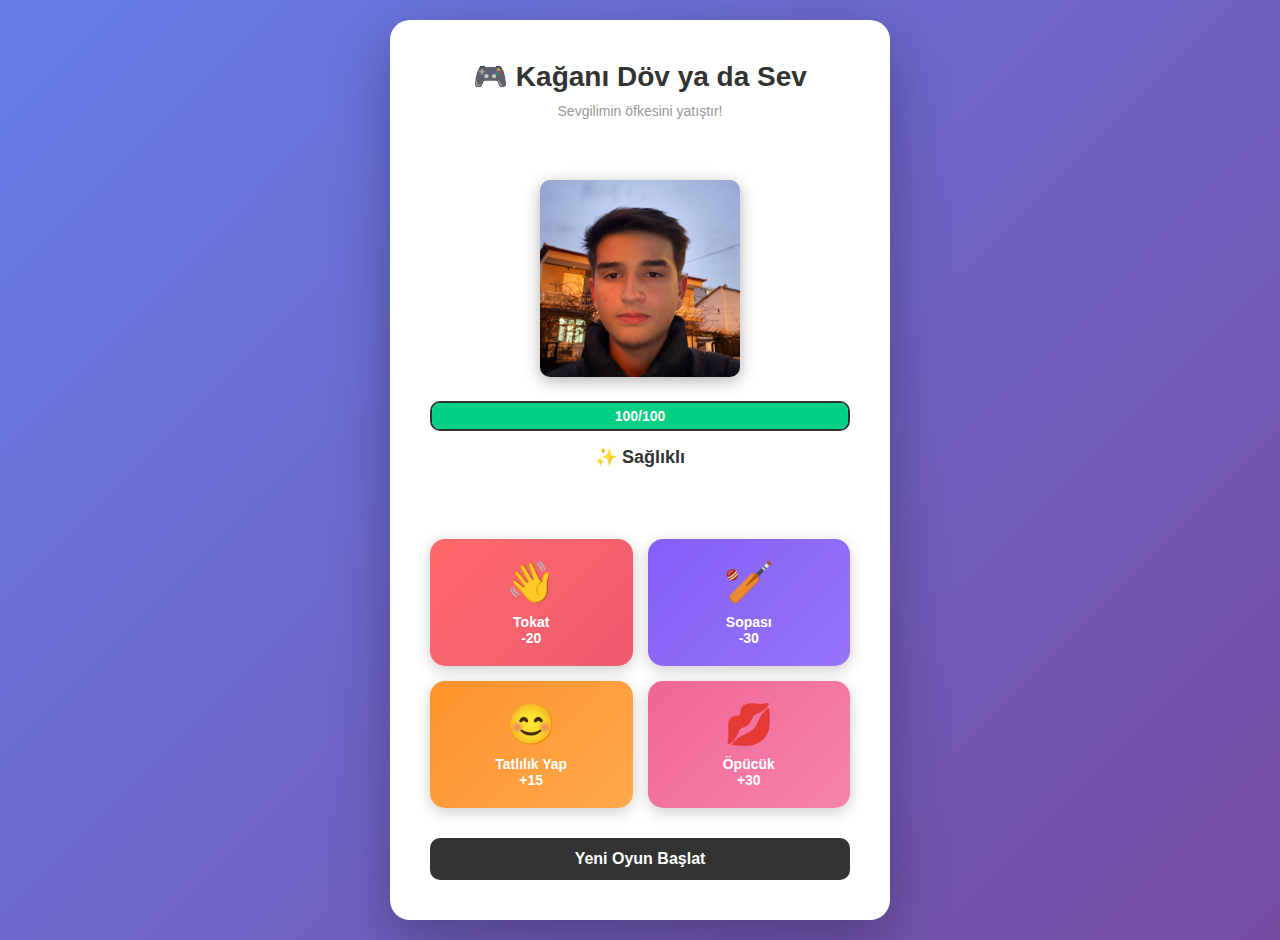
<file: dayak/index.html>
<!DOCTYPE html>
<html lang="tr">
<head>
    <meta charset="UTF-8">
    <meta name="viewport" content="width=device-width, initial-scale=1.0">
    <title>Kağanı Döv ya da Sev</title>
    <style>
        * {
            margin: 0;
            padding: 0;
            box-sizing: border-box;
        }

        body {
            font-family: 'Arial', sans-serif;
            background: linear-gradient(135deg, #667eea 0%, #764ba2 100%);
            display: flex;
            justify-content: center;
            align-items: center;
            min-height: 100vh;
            padding: 20px;
        }

        .container {
            background: white;
            border-radius: 20px;
            padding: 40px;
            box-shadow: 0 20px 60px rgba(0, 0, 0, 0.3);
            max-width: 500px;
            width: 100%;
            text-align: center;
        }

        h1 {
            color: #333;
            margin-bottom: 10px;
            font-size: 28px;
        }

        .subtitle {
            color: #999;
            margin-bottom: 30px;
            font-size: 14px;
        }

        .character-section {
            position: relative;
            margin-bottom: 40px;
            min-height: 350px;
            display: flex;
            flex-direction: column;
            align-items: center;
            justify-content: center;
        }

        .character {
            margin-bottom: 20px;
            display: inline-block;
            transition: filter 0.3s ease;
            filter: hue-rotate(0deg) brightness(1);
        }

        .character img {
            width: 200px;
            height: auto;
            border-radius: 10px;
            filter: drop-shadow(0 4px 8px rgba(0, 0, 0, 0.3));
        }

        .health-bar-container {
            width: 100%;
            background: #e0e0e0;
            border-radius: 10px;
            overflow: hidden;
            margin-bottom: 10px;
            height: 30px;
            border: 2px solid #333;
        }

        .health-bar {
            height: 100%;
            background: linear-gradient(90deg, #00d084, #00d084);
            width: 100%;
            transition: width 0.5s ease, background 0.5s ease;
            display: flex;
            align-items: center;
            justify-content: center;
            color: white;
            font-weight: bold;
            font-size: 14px;
        }

        .health-text {
            color: #333;
            font-size: 18px;
            font-weight: bold;
            margin-top: 5px;
        }

        .effects {
            position: absolute;
            width: 100%;
            height: 200px;
            pointer-events: none;
        }

        .effect-animation {
            position: absolute;
            font-size: 80px;
            animation: floatUp 1s ease-out forwards;
            filter: drop-shadow(2px 2px 4px rgba(0, 0, 0, 0.5));
        }

        @keyframes floatUp {
            0% {
                opacity: 1;
                transform: translateY(0) scale(1);
            }
            100% {
                opacity: 0;
                transform: translateY(-100px) scale(0.5);
            }
        }

        .actions {
            display: grid;
            grid-template-columns: repeat(2, 1fr);
            gap: 15px;
            margin-bottom: 30px;
        }

        .action-btn {
            display: flex;
            flex-direction: column;
            align-items: center;
            justify-content: center;
            padding: 20px;
            border: none;
            border-radius: 15px;
            cursor: pointer;
            font-size: 40px;
            font-weight: bold;
            transition: all 0.3s ease;
            box-shadow: 0 4px 15px rgba(0, 0, 0, 0.2);
        }

        .action-btn:hover {
            transform: translateY(-5px);
            box-shadow: 0 6px 20px rgba(0, 0, 0, 0.3);
        }

        .action-btn:active {
            transform: scale(0.95);
        }

        .action-btn span {
            font-size: 14px;
            margin-top: 8px;
            font-weight: bold;
        }

        .tokat-btn {
            background: linear-gradient(135deg, #ff6b6b, #ee5a6f);
            color: white;
        }

        .sopasi-btn {
            background: linear-gradient(135deg, #845ef7, #9775fa);
            color: white;
        }

        .tatli-btn {
            background: linear-gradient(135deg, #ff922b, #ffa94d);
            color: white;
        }

        .opucuk-btn {
            background: linear-gradient(135deg, #f06595, #f783ac);
            color: white;
        }

        .reset-btn {
            width: 100%;
            padding: 12px;
            border: none;
            border-radius: 10px;
            background: #333;
            color: white;
            font-size: 16px;
            font-weight: bold;
            cursor: pointer;
            transition: all 0.3s ease;
        }

        .reset-btn:hover {
            background: #555;
        }

        .game-over {
            position: fixed;
            top: 0;
            left: 0;
            right: 0;
            bottom: 0;
            background: rgba(0, 0, 0, 0.7);
            display: none;
            align-items: center;
            justify-content: center;
            z-index: 1000;
        }

        .game-over.show {
            display: flex;
        }

        .game-over-content {
            background: white;
            padding: 40px;
            border-radius: 20px;
            text-align: center;
            box-shadow: 0 20px 60px rgba(0, 0, 0, 0.5);
        }

        .game-over-content h2 {
            font-size: 36px;
            margin-bottom: 20px;
            color: #333;
        }

        .game-over-content p {
            font-size: 18px;
            color: #666;
            margin-bottom: 30px;
        }

        /* Bildirim Stilleri */
        .notification {
            position: fixed;
            bottom: 20px;
            right: 20px;
            background: white;
            border-radius: 12px;
            box-shadow: 0 5px 40px rgba(0, 0, 0, 0.25);
            overflow: hidden;
            width: 320px;
            animation: slideIn 0.3s ease-out;
            z-index: 999;
        }

        @keyframes slideIn {
            from {
                transform: translateX(400px);
                opacity: 0;
            }
            to {
                transform: translateX(0);
                opacity: 1;
            }
        }

        @keyframes slideOut {
            from {
                transform: translateX(0);
                opacity: 1;
            }
            to {
                transform: translateX(400px);
                opacity: 0;
            }
        }

        .notification.hidden {
            animation: slideOut 0.3s ease-out forwards;
        }

        .notification-header {
            background: linear-gradient(135deg, #667eea 0%, #764ba2 100%);
            color: white;
            padding: 12px 16px;
            display: flex;
            align-items: center;
            gap: 10px;
            font-weight: bold;
            font-size: 14px;
        }

        .notification-avatar {
            width: 32px;
            height: 32px;
            background: white;
            border-radius: 50%;
            display: flex;
            align-items: center;
            justify-content: center;
            font-size: 18px;
            font-weight: bold;
        }

        .notification-body {
            padding: 12px 16px;
            color: #333;
            font-size: 14px;
            line-height: 1.4;
        }

        .notification-close {
            position: absolute;
            top: 8px;
            right: 8px;
            background: none;
            border: none;
            cursor: pointer;
            font-size: 20px;
            color: white;
            width: 24px;
            height: 24px;
            display: flex;
            align-items: center;
            justify-content: center;
        }
    </style>
</head>
<body>
    <div class="container">
        <h1>🎮 Kağanı Döv ya da Sev</h1>
        <p class="subtitle">Sevgilimin öfkesini yatıştır!</p>

        <div class="character-section">
            <div class="effects" id="effects"></div>
            <div class="character" id="character">
                <img src="/dayak/kagan.jpeg" alt="Kağan">
            </div>
            <div class="health-bar-container">
                <div class="health-bar" id="healthBar" style="width: 100%">
                    <span id="healthText">100/100</span>
                </div>
            </div>
            <div class="health-text" id="statusText">Sağlıklı</div>
        </div>

        <div class="actions">
            <button class="action-btn tokat-btn" onclick="takAction('tokat')">
                👋
                <span>Tokat<br>-20</span>
            </button>
            <button class="action-btn sopasi-btn" onclick="takAction('sopasi')">
                🏏
                <span>Sopası<br>-30</span>
            </button>
            <button class="action-btn tatli-btn" onclick="takAction('tatli')">
                😊
                <span>Tatlılık Yap<br>+15</span>
            </button>
            <button class="action-btn opucuk-btn" onclick="takAction('opucuk')">
                💋
                <span>Öpücük<br>+30</span>
            </button>
        </div>

        <button class="reset-btn" onclick="resetGame()">Yeni Oyun Başlat</button>
    </div>

    <div class="game-over" id="gameOver">
        <div class="game-over-content">
            <h2 id="gameOverTitle">💔 Oyun Bitti!</h2>
            <p id="gameOverMessage">Kağan tamamen yıkıldı!</p>
            <button class="reset-btn" onclick="resetGame()">Tekrar Oyna</button>
        </div>
    </div>

    <script>
        let health = 100;
        const maxHealth = 100;
        let notificationInterval;

        function takAction(action) {
            let damage = 0;
            let heal = 0;
            let emoji = '';
            let sound = '';
            let hueChange = 0;

            switch(action) {
                case 'tokat':
                    damage = 20;
                    emoji = '👋';
                    sound = 'slap';
                    break;
                case 'sopasi':
                    damage = 30;
                    emoji = '💥';
                    sound = 'hit';
                    break;
                case 'tatli':
                    heal = 15;
                    emoji = '😊';
                    sound = 'love';
                    break;
                case 'opucuk':
                    heal = 30;
                    emoji = '💋';
                    sound = 'kiss';
                    break;
            }

            if (damage > 0) {
                health = Math.max(0, health - damage);
                playSound(sound);
            } else if (heal > 0) {
                health = Math.min(maxHealth, health + heal);
                playSound(sound);
            }

            showEffect(emoji);
            updateCharacterColor();
            updateHealthBar();

            if (health === 0) {
                endGame();
            }
        }

        function showEffect(emoji) {
            const effectsContainer = document.getElementById('effects');
            const effect = document.createElement('div');
            effect.className = 'effect-animation';
            effect.textContent = emoji;
            effect.style.left = Math.random() * 80 + 10 + '%';
            effect.style.top = '50%';
            effectsContainer.appendChild(effect);

            setTimeout(() => effect.remove(), 1000);
        }

        function updateCharacterColor() {
            const character = document.getElementById('character');
            if (!character) return;
            
            const percent = health / maxHealth;
            let brightness = 1;
            let hueRotate = 0;

            if (percent <= 1 && percent > 0.75) {
                hueRotate = 0;
                brightness = 1;
            } else if (percent <= 0.75 && percent > 0.5) {
                hueRotate = 30;
                brightness = 1;
            } else if (percent <= 0.5 && percent > 0.25) {
                hueRotate = 0;
                brightness = 0.7;
            } else if (percent <= 0.25 && percent > 0) {
                hueRotate = 0;
                brightness = 0.5;
            }

            character.style.filter = `hue-rotate(${hueRotate}deg) brightness(${brightness})`;
        }

        function updateHealthBar() {
            const healthBar = document.getElementById('healthBar');
            const healthText = document.getElementById('healthText');
            const statusText = document.getElementById('statusText');
            const percent = (health / maxHealth) * 100;

            healthBar.style.width = percent + '%';
            healthText.textContent = health + '/' + maxHealth;

            if (percent > 75) {
                healthBar.style.background = 'linear-gradient(90deg, #00d084, #00d084)';
                statusText.textContent = '✨ Sağlıklı';
            } else if (percent > 50) {
                healthBar.style.background = 'linear-gradient(90deg, #ffd93d, #ffd93d)';
                statusText.textContent = '😐 Biraz canı var';
            } else if (percent > 25) {
                healthBar.style.background = 'linear-gradient(90deg, #ff922b, #ff922b)';
                statusText.textContent = '😤 Çok acı çekiyor';
            } else if (percent > 0) {
                healthBar.style.background = 'linear-gradient(90deg, #ff6b6b, #ff6b6b)';
                statusText.textContent = '😭 Neredeyse bitti!';
            }
        }

        function playSound(type) {
            const audioContext = new (window.AudioContext || window.webkitAudioContext)();
            const now = audioContext.currentTime;

            if (type === 'slap') {
                const osc = audioContext.createOscillator();
                const gain = audioContext.createGain();
                osc.connect(gain);
                gain.connect(audioContext.destination);
                osc.frequency.setValueAtTime(150, now);
                osc.frequency.exponentialRampToValueAtTime(50, now + 0.1);
                gain.gain.setValueAtTime(0.3, now);
                gain.gain.exponentialRampToValueAtTime(0.01, now + 0.1);
                osc.start(now);
                osc.stop(now + 0.1);
            } else if (type === 'hit') {
                const osc = audioContext.createOscillator();
                const gain = audioContext.createGain();
                osc.connect(gain);
                gain.connect(audioContext.destination);
                osc.frequency.setValueAtTime(200, now);
                osc.frequency.exponentialRampToValueAtTime(100, now + 0.15);
                gain.gain.setValueAtTime(0.4, now);
                gain.gain.exponentialRampToValueAtTime(0.01, now + 0.15);
                osc.start(now);
                osc.stop(now + 0.15);
            } else if (type === 'love') {
                const notes = [300, 400, 500];
                notes.forEach((freq, i) => {
                    const osc = audioContext.createOscillator();
                    const gain = audioContext.createGain();
                    osc.connect(gain);
                    gain.connect(audioContext.destination);
                    osc.frequency.value = freq;
                    gain.gain.setValueAtTime(0.15, now + i * 0.1);
                    gain.gain.exponentialRampToValueAtTime(0.01, now + i * 0.1 + 0.1);
                    osc.start(now + i * 0.1);
                    osc.stop(now + i * 0.1 + 0.1);
                });
            } else if (type === 'kiss') {
                const osc = audioContext.createOscillator();
                const gain = audioContext.createGain();
                osc.connect(gain);
                gain.connect(audioContext.destination);
                osc.frequency.setValueAtTime(800, now);
                osc.frequency.exponentialRampToValueAtTime(400, now + 0.2);
                gain.gain.setValueAtTime(0.25, now);
                gain.gain.exponentialRampToValueAtTime(0.01, now + 0.2);
                osc.start(now);
                osc.stop(now + 0.2);
            }
        }

        function endGame() {
            const gameOverElement = document.getElementById('gameOver');
            const statusText = document.getElementById('statusText');
            statusText.textContent = '☠️ Öldü!';
            gameOverElement.classList.add('show');
            clearInterval(notificationInterval);
        }

        function resetGame() {
            health = maxHealth;
            document.getElementById('gameOver').classList.remove('show');
            document.getElementById('character').style.filter = 'hue-rotate(0deg) brightness(1)';
            updateHealthBar();
            updateCharacterColor();
            startNotifications();
        }

        function showNotification() {
            const notification = document.createElement('div');
            notification.className = 'notification';
            notification.innerHTML = `
                <div class="notification-header">
                    <div class="notification-avatar">💬</div>
                    <div>Kağan</div>
                    <button class="notification-close" onclick="this.parentElement.parentElement.remove()">×</button>
                </div>
                <div class="notification-body">
                    Badeye çok aşığım 💕
                </div>
            `;
            
            document.body.appendChild(notification);
            
            setTimeout(() => {
                notification.classList.add('hidden');
                setTimeout(() => notification.remove(), 300);
            }, 5000);
        }

        function startNotifications() {
            clearInterval(notificationInterval);
            notificationInterval = setInterval(() => {
                if (health > 0) {
                    showNotification();
                }
            }, 5000);
        }

        updateHealthBar();
        startNotifications();
    </script>
</body>
</html>
</file>
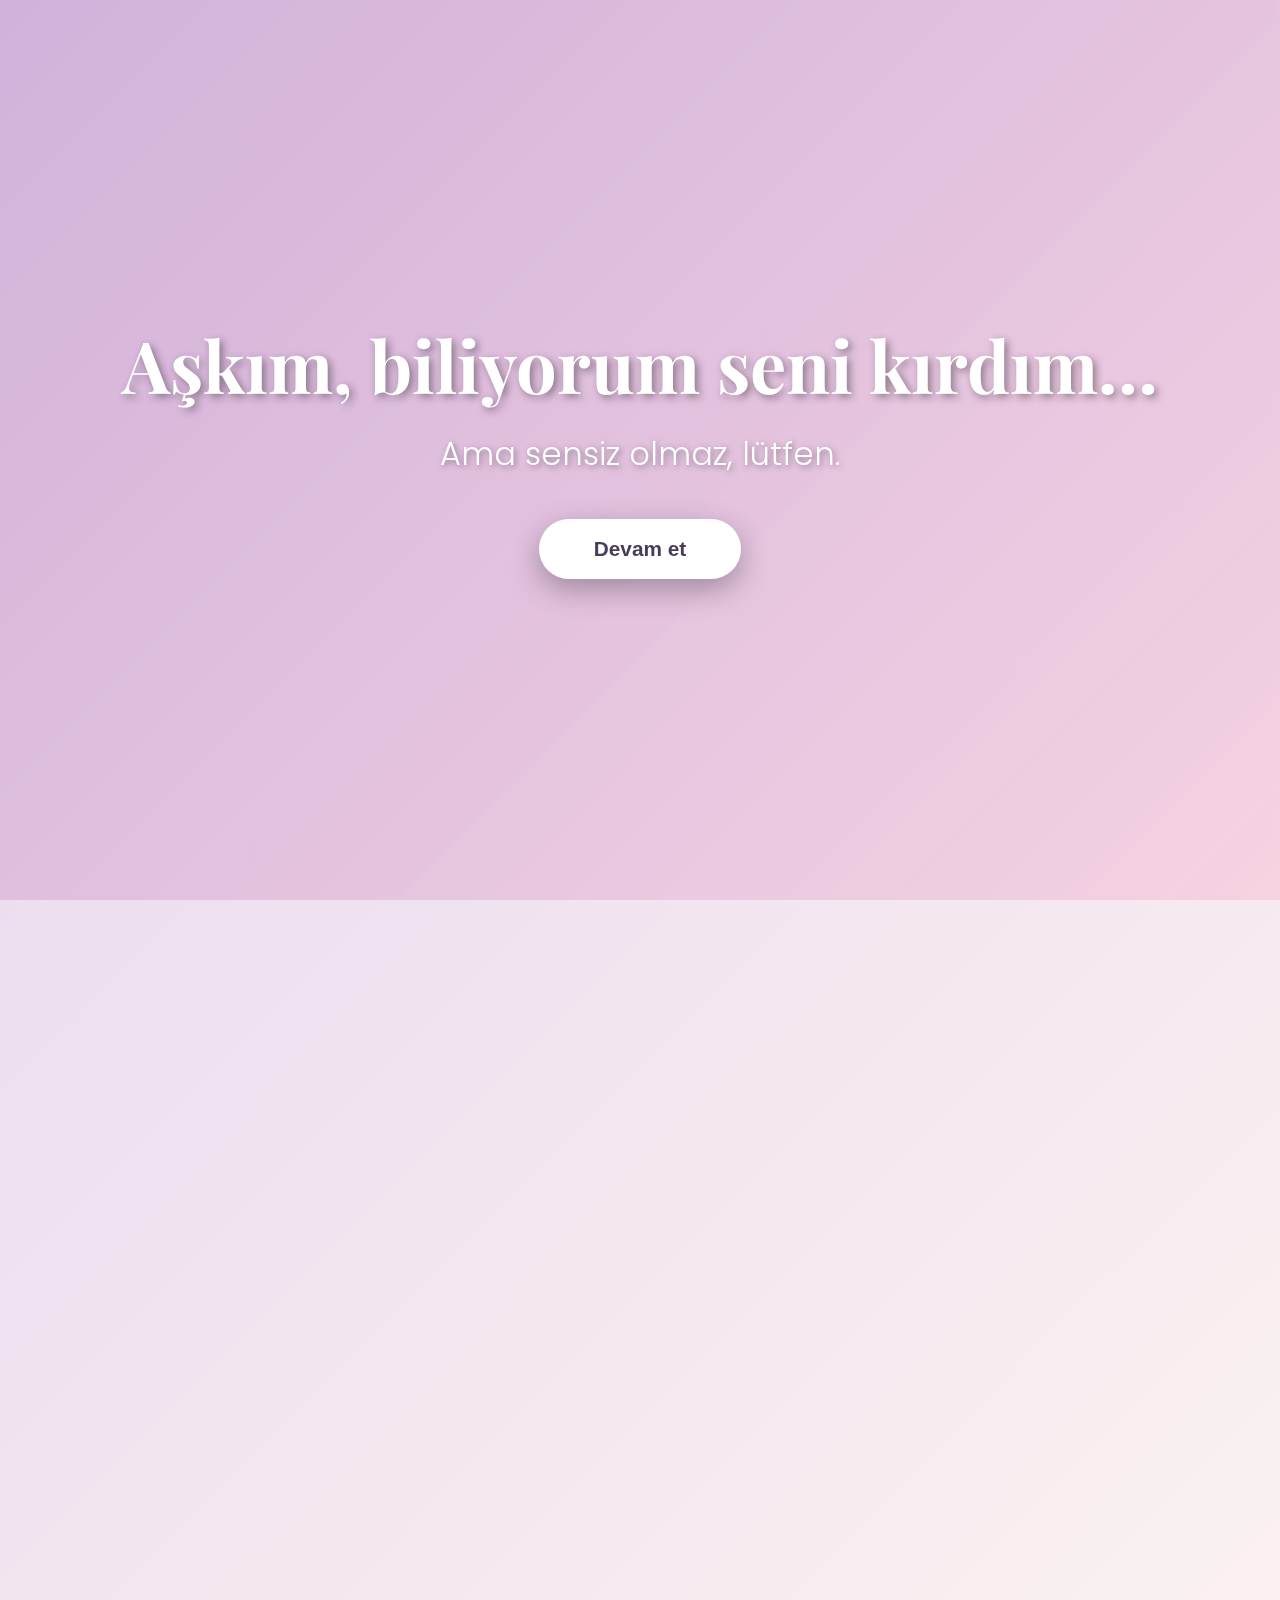
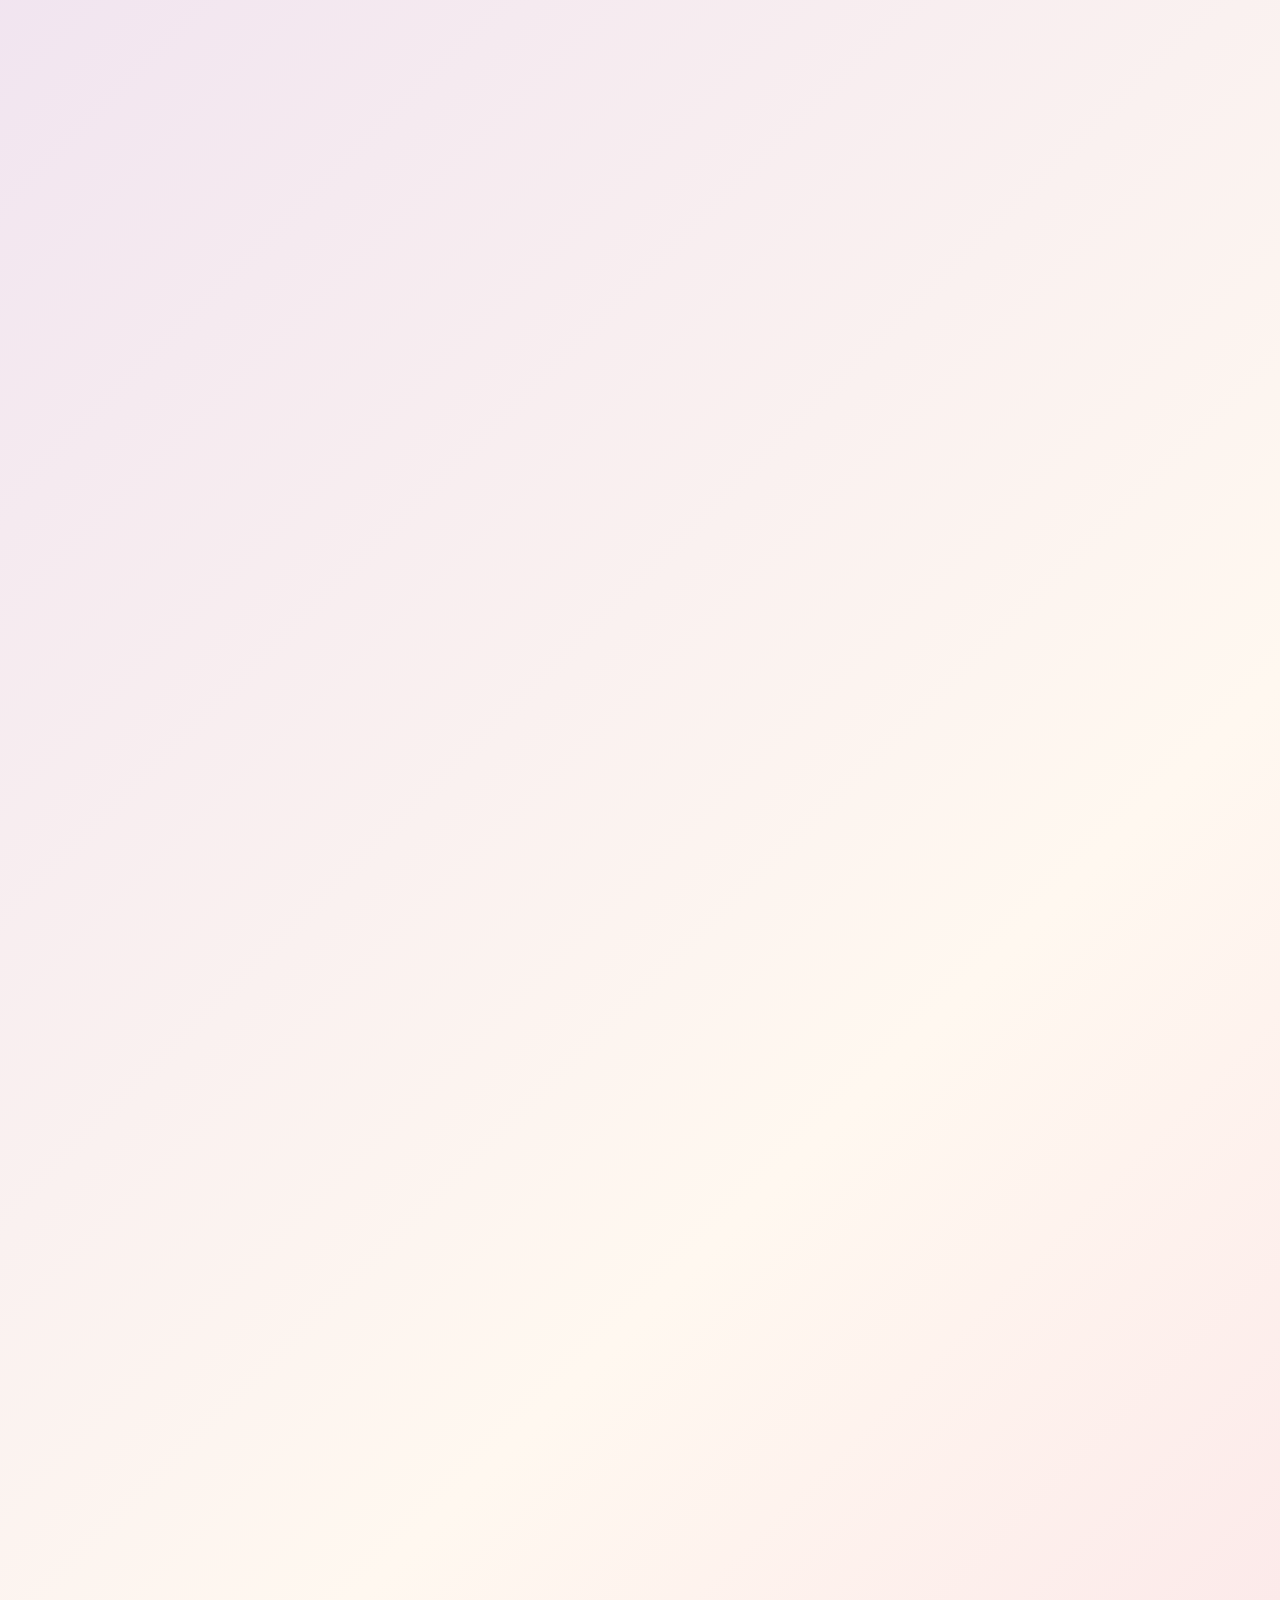
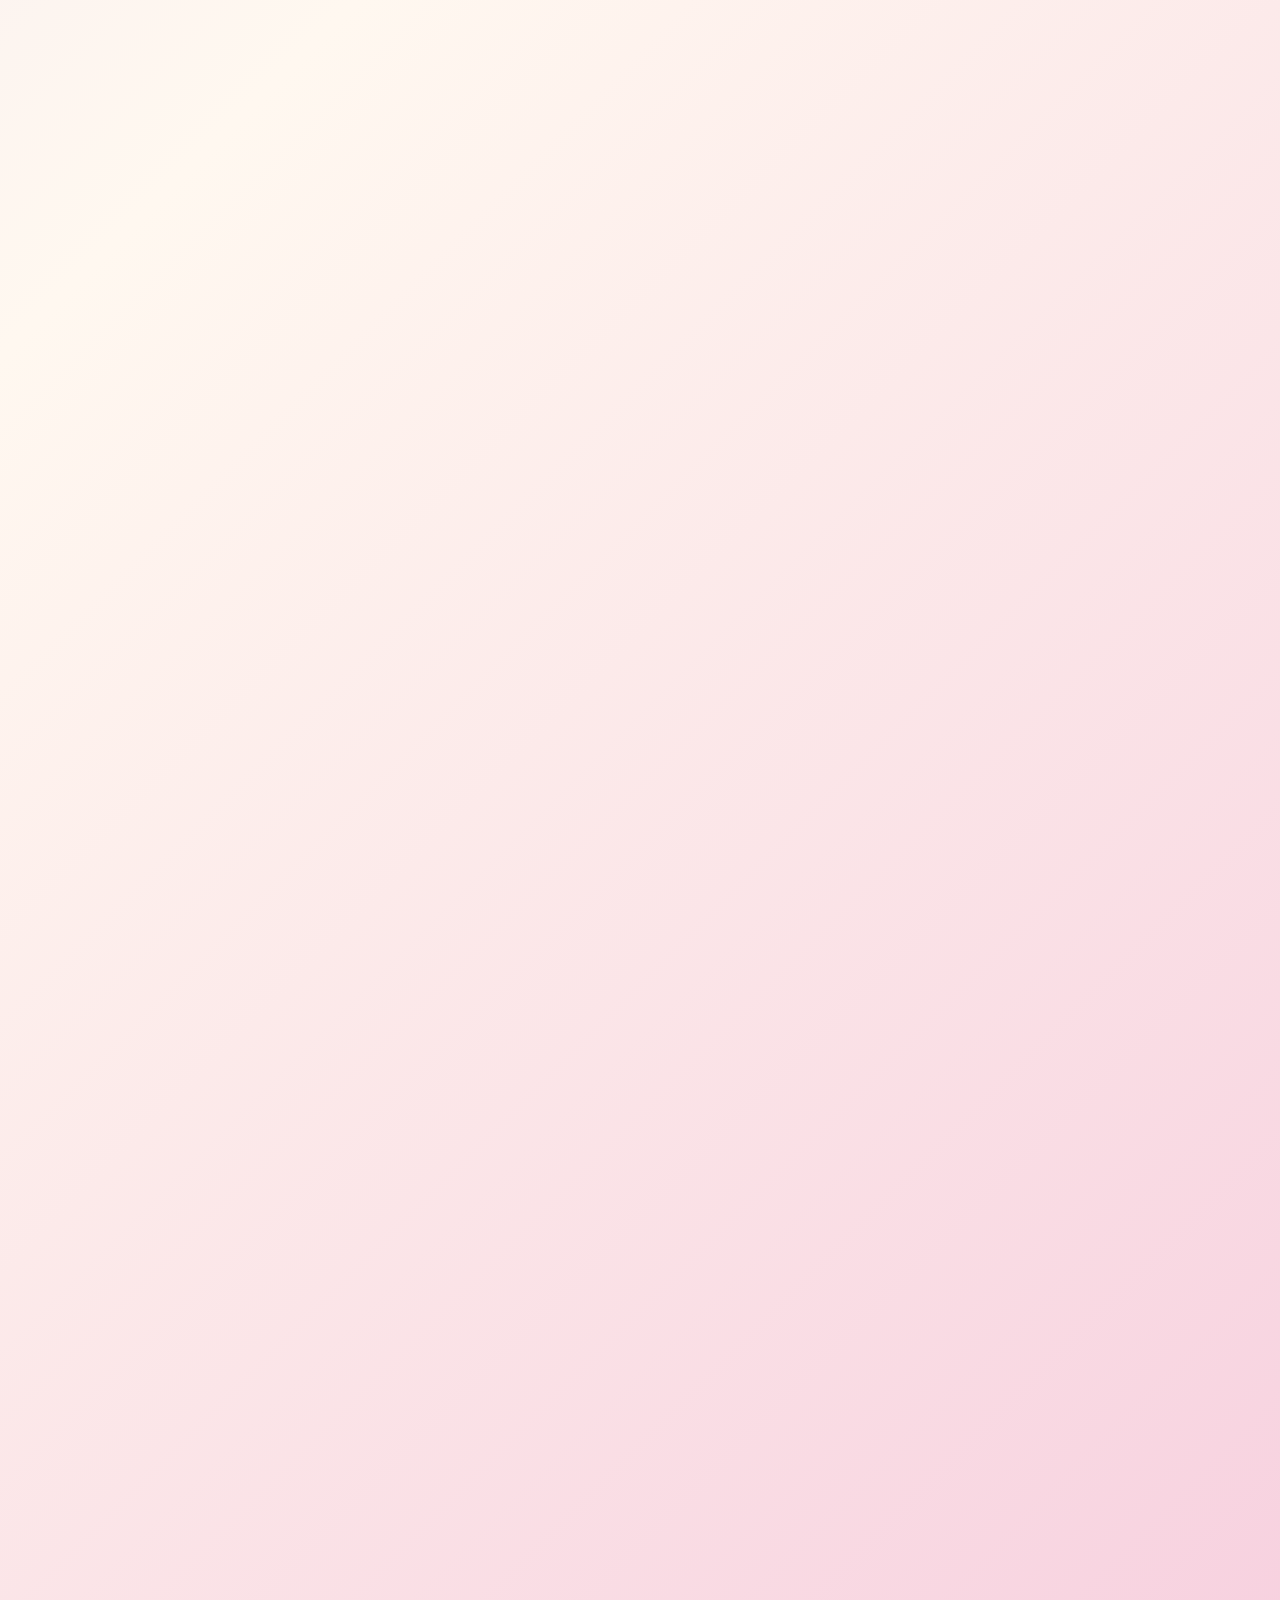
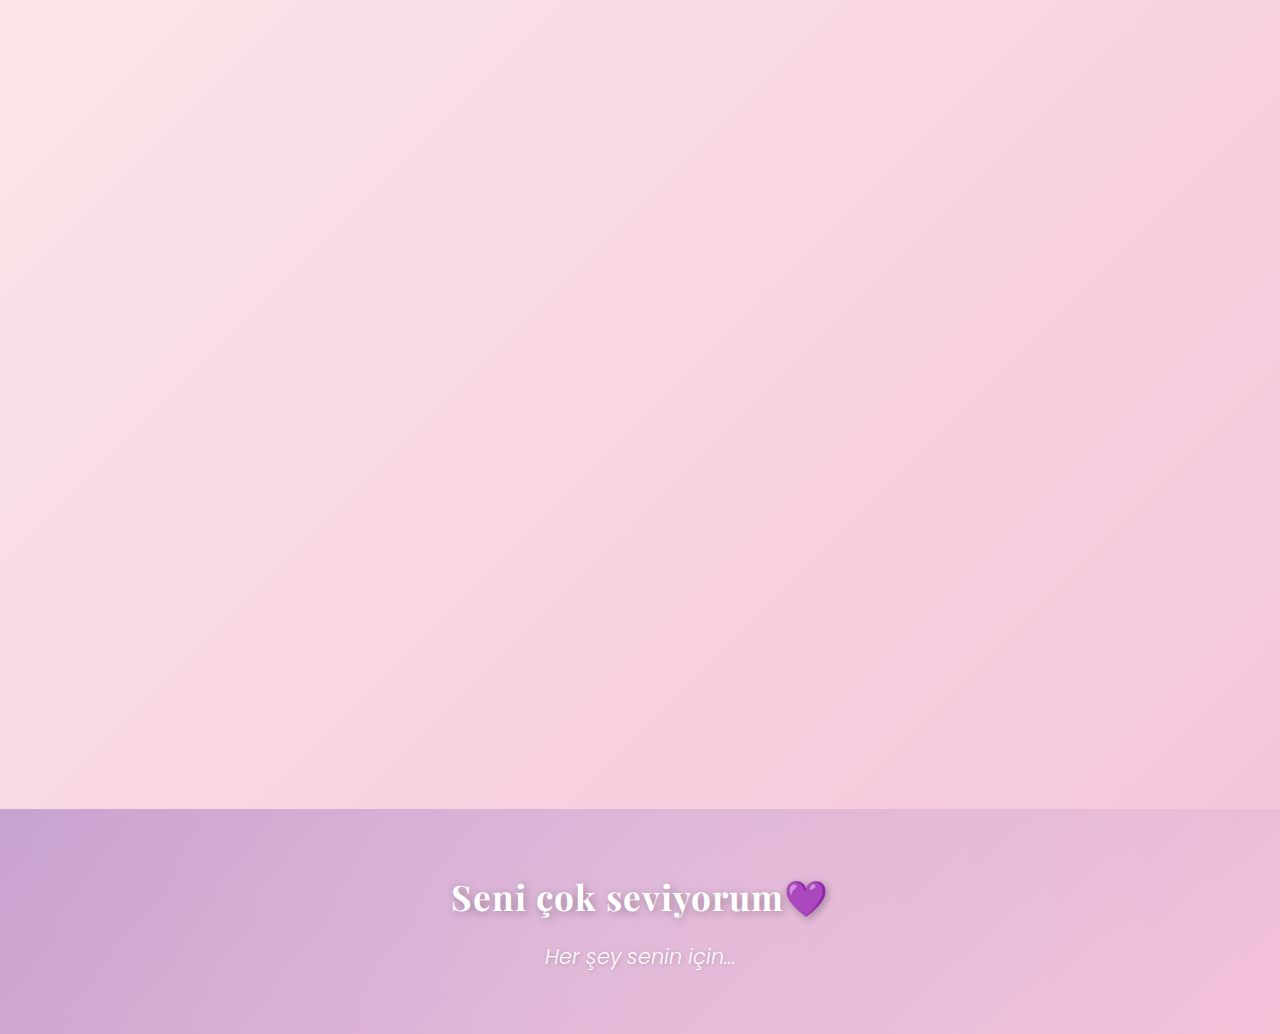
<file: uzgun/index.html>
<!DOCTYPE html>
<html lang="tr">

<head>
    <meta charset="UTF-8">
    <meta name="viewport" content="width=device-width, initial-scale=1.0">
    <title>Bade'ye Özel 💌</title>
    <link rel="stylesheet" href="style.css">
    <link rel="preconnect" href="https://fonts.googleapis.com">
    <link rel="preconnect" href="https://fonts.gstatic.com" crossorigin>
    <link
        href="https://fonts.googleapis.com/css2?family=Poppins:wght@300;400;600&family=Playfair+Display:wght@400;700&display=swap"
        rel="stylesheet">
</head>

<body>

    <!-- 1️⃣ HERO SECTION -->
    <section id="hero" class="hero-section">
        <div class="hero-overlay"></div>
        <div class="hero-content">
            <h1 class="hero-title">Aşkım, biliyorum seni kırdım…</h1>
            <p class="hero-subtitle">Ama sensiz olmaz, lütfen.</p>
            <button class="hero-btn" id="continueBtn">Devam et</button>
        </div>
    </section>

    <!-- 2️⃣ OUR STORY SECTION -->
    <section id="our-story" class="section our-story-section fade-in">
        <div class="container">
            <h2 class="section-title">Hatırlıyor musun aşkım, her şey nasıl başladı…</h2>
            <div class="story-card glass-card">
                <p class="story-text">
                    İlk gördüğüm anı hiç unutamam aşkım. O gün dünyam değişti.
                    Gülüşün, baktığın her şey... sana ilk aşık olduğum gündü yavrum.
                    O günden beri her günümü seninle yaşamak istiyorum.
                </p>
                <div class="story-date">
                    <p class="date-label">Birlikte olduğumuz gün:</p>
                    <p class="date-value">3 Kasım 2025, 00:12</p>
                </div>
                <div class="day-counter">
                    <p id="dayCounter" class="counter-text">Yükleniyor...</p>
                </div>
            </div>
        </div>
    </section>

    <!-- 3️⃣ PHOTO GALLERY -->
    <section id="gallery" class="section gallery-section fade-in">
        <div class="container">
            <h2 class="section-title">Seninle Yaşadıklarımız</h2>
            <div class="gallery-grid">
                <div class="gallery-item">
                    <img src="images/ilkgun.jpeg" alt="Anımız 1"
                        onerror="this.src='https://via.placeholder.com/400x300/FFB6C1/FFFFFF?text=Foto+1'">
                    <div class="gallery-overlay">
                        <p class="gallery-caption">O ilk gün ❤️</p>
                    </div>
                </div>
                <div class="gallery-item">
                    <img src="images/enmutlu.jpeg" alt="Anımız 2"
                        onerror="this.src='https://via.placeholder.com/400x300/FFC0CB/FFFFFF?text=Foto+2'">
                    <div class="gallery-overlay">
                        <p class="gallery-caption">En mutlu olduğum an aşkım 💕</p>
                    </div>
                </div>
                <div class="gallery-item">
                    <img src="images/gulus.jpeg" alt="Anımız 3"
                        onerror="this.src='https://via.placeholder.com/400x300/FFB6C1/FFFFFF?text=Foto+3'">
                    <div class="gallery-overlay">
                        <p class="gallery-caption">Seninle gülmek başka 😊</p>
                    </div>
                </div>
                <div class="gallery-item">
                    <img src="images/heran.jpeg" alt="Anımız 4"
                        onerror="this.src='https://via.placeholder.com/400x300/FFC0CB/FFFFFF?text=Foto+4'">
                    <div class="gallery-overlay">
                        <p class="gallery-caption">Her anımız özel aşkım 💖</p>
                    </div>
                </div>
                <div class="gallery-item">
                    <img src="images/senicok.jpeg" alt="Anımız 5"
                        onerror="this.src='https://via.placeholder.com/400x300/FFB6C1/FFFFFF?text=Foto+5'">
                    <div class="gallery-overlay">
                        <p class="gallery-caption">Seni çok seviyorum 💗</p>
                    </div>
                </div>
                <div class="gallery-item">
                    <img src="images/hepbirl.jpeg" alt="Anımız 6"
                        onerror="this.src='https://via.placeholder.com/400x300/FFC0CB/FFFFFF?text=Foto+6'">
                    <div class="gallery-overlay">
                        <p class="gallery-caption">Hep seninle olmak istiyorum aşkım 💞</p>
                    </div>
                </div>
            </div>
        </div>
    </section>

    <!-- 4️⃣ 10 THINGS I LOVE ABOUT YOU -->
    <section id="love-list" class="section love-section fade-in">
        <div class="container">
            <h2 class="section-title">Sende Neler Sevmiyorum Ki</h2>
            <div class="love-grid">
                <div class="love-card glass-card">
                    <span class="love-number">1</span>
                    <p class="love-text">Gülüşün karşısında erimiyorum aşkım</p>
                    <span class="heart-icon">💖</span>
                </div>
                <div class="love-card glass-card">
                    <span class="love-number">2</span>
                    <p class="love-text">Beni hiç değiştirmeye çalışmıyorsun</p>
                    <span class="heart-icon">💖</span>
                </div>
                <div class="love-card glass-card">
                    <span class="love-number">3</span>
                    <p class="love-text">Yanımdayken dünya umurumda değil aşkım</p>
                    <span class="heart-icon">💖</span>
                </div>
                <div class="love-card glass-card">
                    <span class="love-number">4</span>
                    <p class="love-text">Baktığında içim ısınıyor</p>
                    <span class="heart-icon">💖</span>
                </div>
                <div class="love-card glass-card">
                    <span class="love-number">5</span>
                    <p class="love-text">Beni gerçekten dinliyorsun aşkım</p>
                    <span class="heart-icon">💖</span>
                </div>
                <div class="love-card glass-card">
                    <span class="love-number">6</span>
                    <p class="love-text">Kalbin çok temiz</p>
                    <span class="heart-icon">💖</span>
                </div>
                <div class="love-card glass-card">
                    <span class="love-number">7</span>
                    <p class="love-text">Seninle daha iyi biri oluyorum aşkım</p>
                    <span class="heart-icon">💖</span>
                </div>
                <div class="love-card glass-card">
                    <span class="love-number">8</span>
                    <p class="love-text">Basit şeylere sevinmen çok tatlı</p>
                    <span class="heart-icon">💖</span>
                </div>
                <div class="love-card glass-card">
                    <span class="love-number">9</span>
                    <p class="love-text">Seninleyken huzur buluyorum aşkım</p>
                    <span class="heart-icon">💖</span>
                </div>
                <div class="love-card glass-card">
                    <span class="love-number">10</span>
                    <p class="love-text">Olduğun gibi mükemmelsin ❤️</p>
                    <span class="heart-icon">💖</span>
                </div>
            </div>
        </div>
    </section>

    <!-- 5️⃣ APOLOGY SECTION -->
    <section id="apology" class="section apology-section fade-in">
        <div class="container">
            <div class="apology-card glass-card">
                <h2 class="apology-title">Biliyorum, hata bende.</h2>
                <p class="apology-text">Seni incitmek istemedim aşkım, yemin ederim.</p>
                <p class="apology-text">Sen benim her şeyimsin.</p>
                <p class="apology-footer">
                    Aşkım, seninle geçen her saniye benim için çok kıymetli.
                    Bazen konuşurken sakar davranıyorum, bazen yanlış şeyler söylüyorum,
                    ama seni ne kadar sevdiğimi bilmeni istiyorum. Hiç değişmeyecek bu.
                </p>
            </div>
        </div>
    </section>

    <!-- 6️⃣ FINAL QUESTION SECTION -->
    <section id="final-question" class="section question-section fade-in">
        <div class="container">
            <h2 class="question-title">Beni bağışlar mısın yavrum?</h2>
            <div class="button-container">
                <button class="yes-btn" id="yesBtn">Evet 💕</button>
                <button class="no-btn" id="noBtn">Hayır</button>
            </div>
            <div id="thankYouMessage" class="thank-you-message hidden">
                <p class="thank-you-text">
                    Çok teşekkür ederim aşkım… söz veriyorum bir daha seni üzmeyeceğim. ❤️
                </p>
            </div>
        </div>
        <!-- Heart particles container -->
        <div id="heartParticles" class="heart-particles"></div>
    </section>

    <!-- FOOTER -->
    <footer class="footer">
        <p class="footer-text">Seni çok seviyorum💜</p>
        <p class="footer-subtitle">Her şey senin için...</p>
    </footer>

    <script src="script.js"></script>
</body>

</html>
</file>
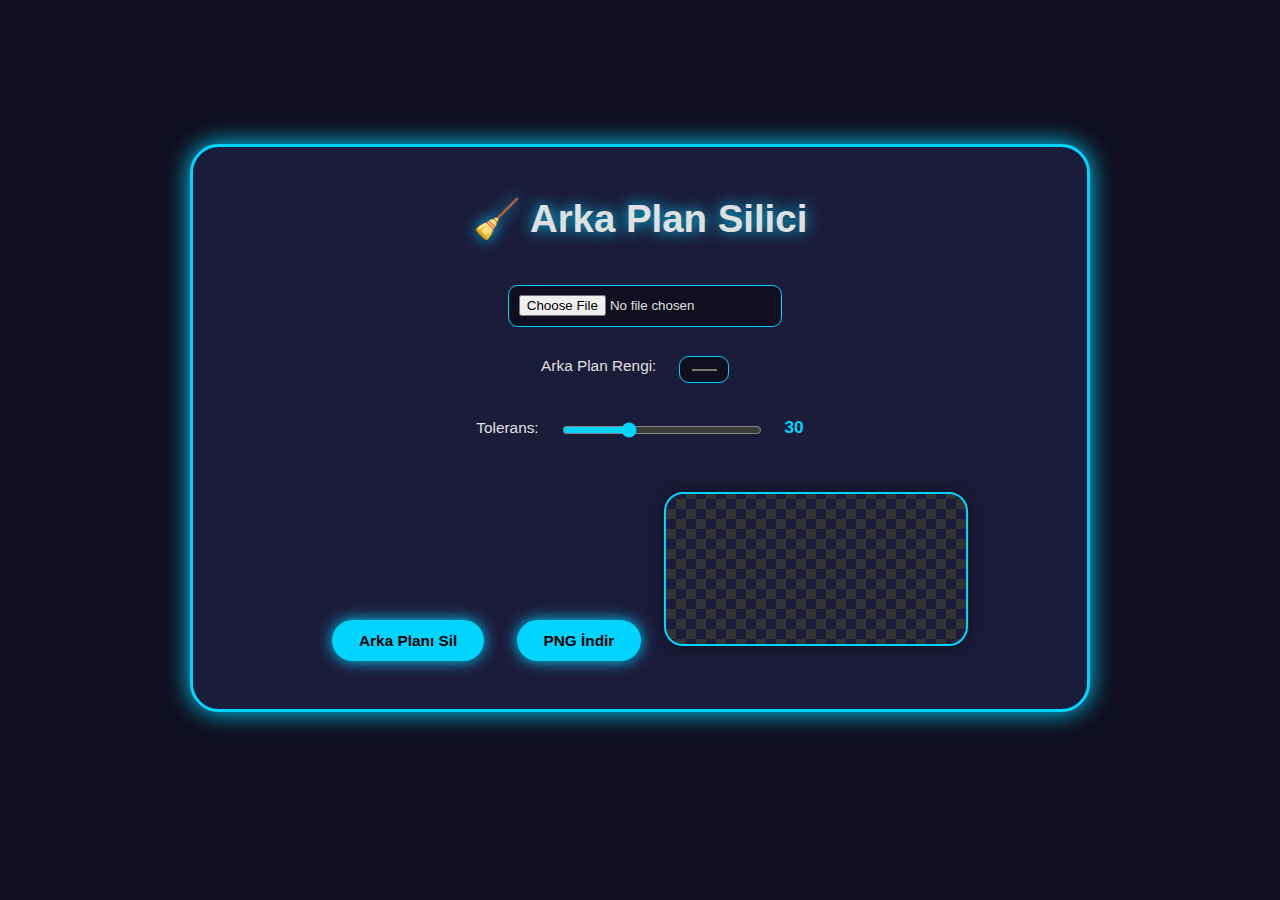
<file: arkaplansilici.html>
<!DOCTYPE html>
<html lang="tr">

<head>
       <meta charset="UTF-8">
       <title>Basit Arka Plan Silici</title>
       <link rel="shortcut icon" href="img/kagan.ico" type="image/x-icon">
       <style>
              * {
                     margin: 0;
                     padding: 0;
                     box-sizing: border-box;
                     text-decoration: none;
                     border: none;
                     outline: none;
                     scroll-behavior: smooth;
                     font-family: "Poppins", sans-serif;
              }

              :root {
                     --bg-color: #0f0f1f;
                     --second-bg-color: #1b1b3a;
                     --text-color: #e0e0e0;
                     --main-color: #00d4ff;
                     --bg2-color: #101820;
                     --second2-bg-color: #1a2735;
                     --text2-color: #f1f1f1;
                     --main2-color: #00ffa6;
              }

              html {
                     font-size: 60%;
                     overflow-x: hidden;
              }

              body {
                     background-color: var(--bg-color);
                     color: var(--text-color);
                     font-family: "Poppins", sans-serif;
                     padding: 10rem 12%;
              }

              /* Ana Konteynır - Sitedeki Kart Stili */
              .container {
                     max-width: 900px;
                     margin: 5rem auto;
                     background: var(--second-bg-color);
                     padding: 4rem;
                     border-radius: 3rem;
                     border: 3px solid var(--main-color);
                     box-shadow: 0 0 25px var(--main-color);
                     text-align: center;
              }

              h1 {
                     font-size: 4rem;
                     font-weight: 800;
                     margin-bottom: 3rem;
                     text-shadow: 0 0 15px var(--main-color);
              }

              /* Canvas Alanı - Şeffaf Dama Tahtası Deseni */
              canvas {
                     max-width: 100%;
                     border-radius: 2rem;
                     margin-top: 3rem;
                     border: 2px solid var(--main-color);
                     background: repeating-conic-gradient(#333 0% 25%, #1b1b3a 0% 50%) 50% / 20px 20px;
                     box-shadow: 0 0 15px rgba(0, 0, 0, 0.5);
              }

              /* Giriş Elemanları (Dosya Seçici, Color Picker) */
              input[type="file"],
              input[type="color"],
              input[type="range"] {
                     background: var(--bg-color);
                     border: 1px solid var(--main-color);
                     border-radius: 1rem;
                     padding: 1rem;
                     color: var(--text-color);
                     margin: 1.5rem 1rem;
              }

              label {
                     font-size: 1.6rem;
                     font-weight: 500;
                     color: var(--text-color);
              }

              #tolValue {
                     font-size: 1.8rem;
                     color: var(--main-color);
                     font-weight: bold;
              }

              /* Butonlar - Sitedeki .btn Stili */
              button {
                     display: inline-block;
                     padding: 1.2rem 2.8rem;
                     margin: 1rem;
                     box-shadow: 0 0 15px var(--main-color);
                     color: black;
                     background-color: var(--main-color);
                     border-radius: 4rem;
                     font-size: 1.6rem;
                     font-weight: 600;
                     cursor: pointer;
                     transition: 0.3s ease-in-out;
                     border: none;
              }

              button:hover {
                     transform: scale(1.05);
                     box-shadow: 0 0 30px var(--main-color);
                     background-color: #fff;
                     /* Hoverda beyaza dönen stil */
              }

              /* Range (Tolerans) Kaydırıcı Özelleştirme */
              input[type="range"] {
                     accent-color: var(--main-color);
                     width: 200px;
                     vertical-align: middle;
              }

              /* Mobil Uyumluluk */
              @media (max-width: 768px) {
                     body {
                            padding: 5rem 5%;
                     }

                     .container {
                            padding: 2rem;
                     }

                     h1 {
                            font-size: 3rem;
                     }

                     button {
                            width: 100%;
                            margin: 1rem 0;
                     }
              }
       </style>
</head>

<body>

       <div class="container">
                  <h1>🧹 Arka Plan Silici</h1>

                  <input type="file" id="imageInput" accept="image/*"><br>

                  <label>Arka Plan Rengi:</label>
                  <input type="color" id="bgColor" value="#ffffff">

                  <br>
                  <label>Tolerans:</label>
                  <input type="range" id="tolerance" min="0" max="100" value="30">
                  <span id="tolValue">30</span>

                  <br>
                  <button onclick="removeBackground()">Arka Planı Sil</button>
                  <button onclick="downloadImage()">PNG İndir</button>

                  <canvas id="canvas"></canvas>
       </div>

       <script>
              const canvas = document.getElementById("canvas");
              const ctx = canvas.getContext("2d");
              const img = new Image();

              document.getElementById("imageInput").addEventListener("change", e => {
                     const file = e.target.files[0];
                     if (!file) return;

                     const reader = new FileReader();
                     reader.onload = () => img.src = reader.result;
                     reader.readAsDataURL(file);
              });

              img.onload = () => {
                     canvas.width = img.width;
                     canvas.height = img.height;
                     ctx.drawImage(img, 0, 0);
              };

              document.getElementById("tolerance").addEventListener("input", e => {
                     document.getElementById("tolValue").innerText = e.target.value;
              });

              function hexToRgb(hex) {
                     hex = hex.replace("#", "");
                     return {
                            r: parseInt(hex.substring(0, 2), 16),
                            g: parseInt(hex.substring(2, 4), 16),
                            b: parseInt(hex.substring(4, 6), 16)
                     };
              }

              function removeBackground() {
                     const bgColor = hexToRgb(document.getElementById("bgColor").value);
                     const tolerance = parseInt(document.getElementById("tolerance").value);

                     const imageData = ctx.getImageData(0, 0, canvas.width, canvas.height);
                     const data = imageData.data;

                     for (let i = 0; i < data.length; i += 4) {
                            const r = data[i];
                            const g = data[i + 1];
                            const b = data[i + 2];

                            const diff =
                                   Math.abs(r - bgColor.r) +
                                   Math.abs(g - bgColor.g) +
                                   Math.abs(b - bgColor.b);

                            if (diff < tolerance * 3) {
                                   data[i + 3] = 0; // alpha → şeffaf
                            }
                     }

                     ctx.putImageData(imageData, 0, 0);
              }

              function downloadImage() {
                     const link = document.createElement("a");
                     link.download = "arka_plani_silinmis.png";
                     link.href = canvas.toDataURL("image/png");
                     link.click();
              }
       </script>

</body>

</html>
</file>
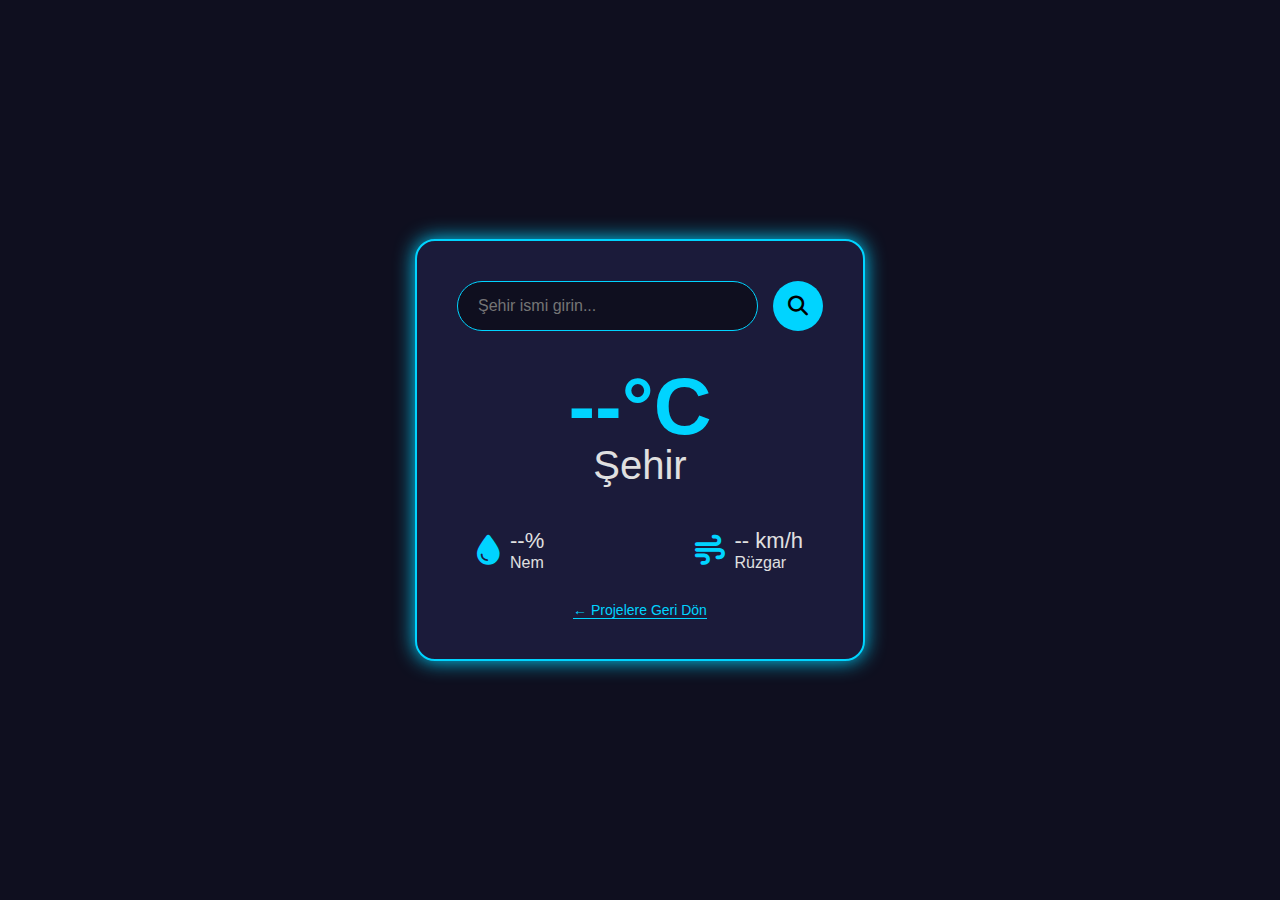
<file: havadurumu.html>
<!DOCTYPE html>
<html lang="tr">
<head>
    <meta charset="UTF-8">
    <meta name="viewport" content="width=device-width, initial-scale=1.0">
    <title>Hava Durumu Uygulaması</title>
    <link rel="shortcut icon" href="img/kagan.ico" type="image/x-icon">
    <link rel="stylesheet" href="https://cdnjs.cloudflare.com/ajax/libs/font-awesome/6.4.0/css/all.min.css">
    <style>
        :root {
            --bg-color: #0f0f1f;
            --second-bg-color: #1b1b3a;
            --text-color: #e0e0e0;
            --main-color: #00d4ff;
        }

        * {
            margin: 0;
            padding: 0;
            box-sizing: border-box;
            font-family: 'Poppins', sans-serif;
        }

        body {
            background-color: var(--bg-color);
            color: var(--text-color);
            display: flex;
            justify-content: center;
            align-items: center;
            min-height: 100vh;
        }

        .weather-card {
            width: 90%;
            max-width: 450px;
            background: var(--second-bg-color);
            padding: 40px;
            border-radius: 20px;
            border: 2px solid var(--main-color);
            box-shadow: 0 0 20px var(--main-color);
            text-align: center;
        }

        .search {
            width: 100%;
            display: flex;
            align-items: center;
            justify-content: space-between;
            gap: 15px;
            margin-bottom: 30px;
        }

        .search input {
            border: 1px solid var(--main-color);
            outline: 0;
            background: var(--bg-color);
            color: var(--text-color);
            padding: 12px 20px;
            height: 50px;
            border-radius: 30px;
            flex: 1;
            font-size: 16px;
        }

        .search button {
            border: 0;
            outline: 0;
            background: var(--main-color);
            border-radius: 50%;
            width: 50px;
            height: 50px;
            cursor: pointer;
            transition: 0.3s;
        }

        .search button i {
            font-size: 20px;
            color: #000;
        }

        .weather {
            display: block; /* Başlangıçta görünür kalsın */
        }

        .weather h1 {
            font-size: 80px;
            font-weight: 700;
            color: var(--main-color);
        }

        .weather h2 {
            font-size: 40px;
            font-weight: 500;
            margin-top: -10px;
        }

        .details {
            display: flex;
            align-items: center;
            justify-content: space-between;
            padding: 0 20px;
            margin-top: 40px;
        }

        .col {
            display: flex;
            align-items: center;
            text-align: left;
        }

        .col i {
            font-size: 30px;
            margin-right: 10px;
            color: var(--main-color);
        }

        .humidity, .wind {
            font-size: 22px;
        }

        .back-btn {
            display: inline-block;
            margin-top: 30px;
            color: var(--main-color);
            text-decoration: none;
            font-size: 14px;
            border-bottom: 1px solid var(--main-color);
        }
    </style>
</head>
<body>

<div class="weather-card">
    <div class="search">
        <input type="text" placeholder="Şehir ismi girin..." spellcheck="false" id="cityInput">
        <button id="searchBtn"><i class="fa-solid fa-magnifying-glass"></i></button>
    </div>
    
    <div class="weather">
        <h1 class="temp">--°C</h1>
        <h2 class="city">Şehir</h2>
        <div class="details">
            <div class="col">
                <i class="fa-solid fa-droplet"></i>
                <div>
                    <p class="humidity">--%</p>
                    <p>Nem</p>
                </div>
            </div>
            <div class="col">
                <i class="fa-solid fa-wind"></i>
                <div>
                    <p class="wind">-- km/h</p>
                    <p>Rüzgar</p>
                </div>
            </div>
        </div>
    </div>
    <a href="projeler.html" class="back-btn">← Projelere Geri Dön</a>
</div>

<script>
    const apiKey = "21e68acb738fb6572a670f239a303e13"; 
    const apiUrl = "https://api.openweathermap.org/data/2.5/weather?units=metric&q=";

    const searchBox = document.getElementById("cityInput");
    const searchBtn = document.getElementById("searchBtn");

    async function checkWeather(city) {
        if (!city) {
            alert("Lütfen bir şehir ismi girin.");
            return;
        }

        try {
            const response = await fetch(apiUrl + city + `&appid=${apiKey}`);
            const data = await response.json();

            console.log("API Yanıtı:", data); // Hata ayıklama için konsola yazdır

            if (data.cod === 200) {
                // Başarılı durum
                document.querySelector(".city").innerHTML = data.name;
                document.querySelector(".temp").innerHTML = Math.round(data.main.temp) + "°C";
                document.querySelector(".humidity").innerHTML = data.main.humidity + "%";
                document.querySelector(".wind").innerHTML = data.wind.speed + " km/h";
            } else {
                // API hata döndürdüğünde (Geçersiz anahtar, şehir bulunamadı vb.)
                alert("Hata: " + data.message);
            }

        } catch (error) {
            console.error("Bağlantı Hatası:", error);
            alert("Veriler alınırken bir hata oluştu. İnternet bağlantınızı kontrol edin.");
        }
    }

    searchBtn.addEventListener("click", () => {
        checkWeather(searchBox.value);
    });

    searchBox.addEventListener("keypress", (e) => {
        if (e.key === "Enter") {
            checkWeather(searchBox.value);
        }
    });
</script>

</body>
</html>
</file>
<file: uzgun/style.css>
/* ============================================
   BIZIM HIKAYEMIZ - ROMANTIC APOLOGY WEBSITE
   Pastel Purple-Pink Theme (Lavender)
   ============================================ */

/* CSS CUSTOM PROPERTIES */
:root {
    --primary-purple: #C8A2D0;
    --light-purple: #E6D5F0;
    --lavender: #D8BFD8;
    --soft-pink: #F4C2D9;
    --rose-pink: #FFB6D9;
    --white: #FFFFFF;
    --cream: #FFF8F0;
    --dark-text: #4A3B5C;
    --light-text: #7D6B8F;
    --shadow: rgba(200, 162, 208, 0.4);
    --glass-bg: rgba(255, 255, 255, 0.25);
    --glass-border: rgba(255, 255, 255, 0.4);
}

/* RESET & BASE STYLES */
* {
    margin: 0;
    padding: 0;
    box-sizing: border-box;
}

html {
    scroll-behavior: smooth;
    font-size: 16px;
}

body {
    font-family: 'Poppins', sans-serif;
    color: var(--dark-text);
    background: linear-gradient(135deg, var(--light-purple) 0%, var(--cream) 50%, var(--soft-pink) 100%);
    overflow-x: hidden;
    line-height: 1.6;
}

/* CONTAINER */
.container {
    max-width: 1200px;
    margin: 0 auto;
    padding: 0 20px;
    width: 100%;
}

/* SECTION SPACING */
.section {
    padding: 100px 20px;
    min-height: 100vh;
    display: flex;
    align-items: center;
    justify-content: center;
}

/* SECTION TITLES */
.section-title {
    font-family: 'Playfair Display', serif;
    font-size: clamp(2rem, 5vw, 3.5rem);
    font-weight: 700;
    text-align: center;
    margin-bottom: 60px;
    color: var(--primary-purple);
    text-shadow: 2px 2px 4px var(--shadow);
}

/* GLASSMORPHISM CARD */
.glass-card {
    background: var(--glass-bg);
    backdrop-filter: blur(15px);
    -webkit-backdrop-filter: blur(15px);
    border-radius: 25px;
    border: 2px solid var(--glass-border);
    padding: 40px;
    box-shadow: 0 10px 40px var(--shadow);
    transition: transform 0.3s ease, box-shadow 0.3s ease;
}

.glass-card:hover {
    transform: translateY(-8px);
    box-shadow: 0 15px 50px var(--shadow);
}

/* ============================================
   1️⃣ HERO SECTION
   ============================================ */
.hero-section {
    position: relative;
    height: 100vh;
    display: flex;
    align-items: center;
    justify-content: center;
    background: linear-gradient(135deg, #C8A2D0 0%, #E6D5F0 50%, #F4C2D9 100%);
    background-image: url('https://images.unsplash.com/photo-1518199266791-5375a83190b7?w=1920&h=1080&fit=crop');
    background-size: cover;
    background-position: center;
    background-attachment: fixed;
}

.hero-overlay {
    position: absolute;
    top: 0;
    left: 0;
    width: 100%;
    height: 100%;
    background: linear-gradient(135deg, rgba(200, 162, 208, 0.7), rgba(244, 194, 217, 0.6));
    backdrop-filter: blur(2px);
}

.hero-content {
    position: relative;
    z-index: 2;
    text-align: center;
    color: var(--white);
    animation: fadeInUp 1s ease-out;
    padding: 0 20px;
}

.hero-title {
    font-family: 'Playfair Display', serif;
    font-size: clamp(2rem, 6vw, 4.5rem);
    font-weight: 700;
    margin-bottom: 20px;
    text-shadow: 3px 3px 8px rgba(0, 0, 0, 0.4);
    line-height: 1.2;
}

.hero-subtitle {
    font-size: clamp(1.2rem, 3vw, 2rem);
    font-weight: 300;
    margin-bottom: 40px;
    text-shadow: 2px 2px 6px rgba(0, 0, 0, 0.4);
}

.hero-btn {
    padding: 18px 55px;
    font-size: clamp(1rem, 2vw, 1.3rem);
    font-weight: 600;
    color: var(--dark-text);
    background: var(--white);
    border: none;
    border-radius: 50px;
    cursor: pointer;
    box-shadow: 0 10px 30px rgba(0, 0, 0, 0.3);
    transition: all 0.3s ease;
}

.hero-btn:hover {
    transform: scale(1.08);
    box-shadow: 0 15px 40px rgba(0, 0, 0, 0.4);
    background: var(--cream);
}

/* ============================================
   2️⃣ OUR STORY SECTION
   ============================================ */
.our-story-section {
    background: linear-gradient(135deg, var(--cream) 0%, var(--light-purple) 100%);
}

.story-card {
    max-width: 800px;
    margin: 0 auto;
    text-align: center;
}

.story-text {
    font-size: clamp(1rem, 2vw, 1.3rem);
    line-height: 1.9;
    margin-bottom: 30px;
    color: var(--light-text);
}

.story-date {
    margin: 35px 0;
}

.date-label {
    font-size: clamp(0.9rem, 1.5vw, 1.1rem);
    color: var(--light-text);
    margin-bottom: 10px;
}

.date-value {
    font-family: 'Playfair Display', serif;
    font-size: clamp(1.3rem, 2.5vw, 1.8rem);
    font-weight: 700;
    color: var(--primary-purple);
}

.day-counter {
    margin-top: 35px;
    padding: 25px;
    background: linear-gradient(135deg, var(--primary-purple), var(--soft-pink));
    border-radius: 20px;
    box-shadow: 0 8px 25px var(--shadow);
}

.counter-text {
    font-size: clamp(1.1rem, 2vw, 1.6rem);
    font-weight: 600;
    color: var(--white);
    text-shadow: 1px 1px 3px rgba(0, 0, 0, 0.2);
    line-height: 1.6;
}

/* ============================================
   3️⃣ PHOTO GALLERY
   ============================================ */
.gallery-section {
    background: linear-gradient(135deg, var(--light-purple) 0%, var(--cream) 100%);
}

.gallery-grid {
    display: grid;
    grid-template-columns: repeat(auto-fit, minmax(280px, 1fr));
    gap: 25px;
    max-width: 1200px;
    margin: 0 auto;
}

.gallery-item {
    position: relative;
    border-radius: 25px;
    overflow: hidden;
    box-shadow: 0 10px 30px var(--shadow);
    transition: transform 0.3s ease, box-shadow 0.3s ease;
    aspect-ratio: 4/3;
}

.gallery-item:hover {
    transform: scale(1.06);
    box-shadow: 0 15px 40px var(--shadow);
}

.gallery-item img {
    width: 100%;
    height: 100%;
    object-fit: cover;
    display: block;
}

.gallery-overlay {
    position: absolute;
    bottom: 0;
    left: 0;
    width: 100%;
    padding: 25px;
    background: linear-gradient(to top, rgba(74, 59, 92, 0.85), transparent);
    opacity: 0;
    transition: opacity 0.3s ease;
}

.gallery-item:hover .gallery-overlay {
    opacity: 1;
}

.gallery-caption {
    color: var(--white);
    font-size: clamp(1rem, 1.5vw, 1.2rem);
    font-weight: 600;
    text-align: center;
}

/* ============================================
   4️⃣ 10 THINGS I LOVE ABOUT YOU
   ============================================ */
.love-section {
    background: linear-gradient(135deg, var(--cream) 0%, var(--soft-pink) 100%);
}

.love-grid {
    display: grid;
    grid-template-columns: repeat(auto-fit, minmax(260px, 1fr));
    gap: 20px;
    max-width: 1200px;
    margin: 0 auto;
}

.love-card {
    position: relative;
    text-align: center;
    padding: 35px 25px;
    min-height: 200px;
    display: flex;
    flex-direction: column;
    align-items: center;
    justify-content: center;
}

.love-number {
    position: absolute;
    top: 15px;
    left: 20px;
    font-size: clamp(1.8rem, 3vw, 2.5rem);
    font-weight: 700;
    color: var(--primary-purple);
    opacity: 0.3;
}

.love-text {
    font-size: clamp(1rem, 1.5vw, 1.2rem);
    line-height: 1.7;
    color: var(--dark-text);
    margin: 10px 0;
}

.heart-icon {
    font-size: clamp(1.8rem, 3vw, 2.5rem);
    opacity: 0;
    transform: scale(0);
    transition: all 0.3s ease;
}

.love-card:hover .heart-icon {
    opacity: 1;
    transform: scale(1);
    animation: heartPulse 1s ease infinite;
}

/* ============================================
   5️⃣ APOLOGY SECTION
   ============================================ */
.apology-section {
    background: linear-gradient(135deg, var(--light-purple) 0%, var(--cream) 100%);
}

.apology-card {
    max-width: 800px;
    margin: 0 auto;
    text-align: center;
}

.apology-title {
    font-family: 'Playfair Display', serif;
    font-size: clamp(2.2rem, 5vw, 3.5rem);
    font-weight: 700;
    color: var(--primary-purple);
    margin-bottom: 30px;
}

.apology-text {
    font-size: clamp(1.2rem, 2.5vw, 1.7rem);
    line-height: 1.9;
    margin-bottom: 20px;
    color: var(--dark-text);
}

.apology-footer {
    font-size: clamp(1rem, 1.8vw, 1.2rem);
    line-height: 1.9;
    margin-top: 40px;
    color: var(--light-text);
    font-style: italic;
}

/* ============================================
   6️⃣ FINAL QUESTION SECTION
   ============================================ */
.question-section {
    position: relative;
    background: linear-gradient(135deg, var(--cream) 0%, var(--light-purple) 100%);
    min-height: 100vh;
}

.question-title {
    font-family: 'Playfair Display', serif;
    font-size: clamp(2rem, 5vw, 4rem);
    font-weight: 700;
    text-align: center;
    color: var(--primary-purple);
    margin-bottom: 60px;
}

.button-container {
    display: flex;
    gap: 25px;
    justify-content: center;
    align-items: center;
    flex-wrap: wrap;
    padding: 0 20px;
}

.yes-btn {
    padding: 22px 65px;
    font-size: clamp(1.2rem, 2.5vw, 1.7rem);
    font-weight: 600;
    color: var(--white);
    background: linear-gradient(135deg, var(--primary-purple), var(--rose-pink));
    border: none;
    border-radius: 50px;
    cursor: pointer;
    box-shadow: 0 10px 30px var(--shadow);
    transition: all 0.3s ease;
}

.yes-btn:hover {
    transform: scale(1.1);
    box-shadow: 0 15px 40px var(--shadow);
}

.no-btn {
    padding: 18px 45px;
    font-size: clamp(1rem, 2vw, 1.4rem);
    font-weight: 600;
    color: var(--dark-text);
    background: var(--white);
    border: 3px solid var(--primary-purple);
    border-radius: 50px;
    cursor: pointer;
    transition: all 0.2s ease;
    position: relative;
}

.thank-you-message {
    margin-top: 50px;
    text-align: center;
    opacity: 1;
    transition: opacity 0.5s ease;
    padding: 0 20px;
}

.thank-you-message.hidden {
    opacity: 0;
    display: none;
}

.thank-you-text {
    font-size: clamp(1.3rem, 2.5vw, 2rem);
    font-weight: 600;
    color: var(--primary-purple);
    line-height: 1.9;
    padding: 35px;
    background: var(--glass-bg);
    backdrop-filter: blur(15px);
    border-radius: 25px;
    box-shadow: 0 10px 30px var(--shadow);
}

/* Heart Particles */
.heart-particles {
    position: fixed;
    top: 0;
    left: 0;
    width: 100%;
    height: 100%;
    pointer-events: none;
    z-index: 9999;
}

.heart-particle {
    position: absolute;
    font-size: clamp(1.5rem, 3vw, 2.5rem);
    animation: floatHeart 3s ease-in-out forwards;
    opacity: 0;
}

/* ============================================
   FOOTER
   ============================================ */
.footer {
    padding: 60px 20px;
    text-align: center;
    background: linear-gradient(135deg, var(--primary-purple), var(--soft-pink));
    position: relative;
    overflow: hidden;
}

.footer::before {
    content: '';
    position: absolute;
    top: 0;
    left: 0;
    width: 100%;
    height: 100%;
    background: radial-gradient(circle at 50% 50%, rgba(255, 255, 255, 0.1), transparent);
    pointer-events: none;
}

.footer-text {
    position: relative;
    font-family: 'Playfair Display', serif;
    font-size: clamp(1.5rem, 3vw, 2.2rem);
    color: var(--white);
    margin-bottom: 15px;
    font-weight: 700;
    text-shadow: 2px 2px 8px rgba(0, 0, 0, 0.3);
    letter-spacing: 1px;
}

.footer-subtitle {
    position: relative;
    font-size: clamp(1rem, 2vw, 1.3rem);
    color: var(--white);
    font-weight: 300;
    opacity: 0.95;
    font-style: italic;
    text-shadow: 1px 1px 4px rgba(0, 0, 0, 0.2);
}

/* ============================================
   ANIMATIONS
   ============================================ */

/* Fade In Up */
@keyframes fadeInUp {
    from {
        opacity: 0;
        transform: translateY(50px);
    }

    to {
        opacity: 1;
        transform: translateY(0);
    }
}

/* Fade In (for scroll animations) */
.fade-in {
    opacity: 0;
    transform: translateY(30px);
    transition: opacity 0.8s ease, transform 0.8s ease;
}

.fade-in.visible {
    opacity: 1;
    transform: translateY(0);
}

/* Heart Pulse */
@keyframes heartPulse {

    0%,
    100% {
        transform: scale(1);
    }

    50% {
        transform: scale(1.2);
    }
}

/* Float Heart */
@keyframes floatHeart {
    0% {
        opacity: 1;
        transform: translateY(0) rotate(0deg);
    }

    100% {
        opacity: 0;
        transform: translateY(-1000px) rotate(360deg);
    }
}

/* ============================================
   RESPONSIVE DESIGN - MOBILE FIRST
   ============================================ */

/* Small Mobile Devices */
@media (max-width: 480px) {
    html {
        font-size: 14px;
    }

    .section {
        padding: 60px 15px;
        min-height: auto;
    }

    .glass-card {
        padding: 25px 20px;
    }

    .hero-section {
        background-attachment: scroll;
    }

    .gallery-grid {
        grid-template-columns: 1fr;
        gap: 20px;
    }

    .love-grid {
        grid-template-columns: 1fr;
        gap: 15px;
    }

    .button-container {
        flex-direction: column;
        gap: 20px;
    }

    .yes-btn,
    .no-btn {
        width: 100%;
        max-width: 300px;
    }
}

/* Tablet */
@media (min-width: 481px) and (max-width: 768px) {
    .section {
        padding: 80px 20px;
    }

    .gallery-grid {
        grid-template-columns: repeat(2, 1fr);
        gap: 20px;
    }

    .love-grid {
        grid-template-columns: repeat(2, 1fr);
    }
}

/* Large Tablet / Small Desktop */
@media (min-width: 769px) and (max-width: 1024px) {
    .gallery-grid {
        grid-template-columns: repeat(3, 1fr);
    }

    .love-grid {
        grid-template-columns: repeat(3, 1fr);
    }
}

/* Touch Device Optimizations */
@media (hover: none) and (pointer: coarse) {

    .hero-btn,
    .yes-btn,
    .no-btn,
    .music-btn {
        padding: 20px 40px;
        min-height: 50px;
    }

    .gallery-overlay {
        opacity: 1;
        background: linear-gradient(to top, rgba(74, 59, 92, 0.7), transparent);
    }

    .heart-icon {
        opacity: 0.5;
    }
}

/* Landscape Mobile */
@media (max-width: 896px) and (orientation: landscape) {
    .hero-section {
        min-height: 100vh;
    }

    .section {
        min-height: auto;
        padding: 60px 20px;
    }
}

/* High Resolution Displays */
@media (min-width: 1920px) {
    .container {
        max-width: 1400px;
    }
}
</file>
